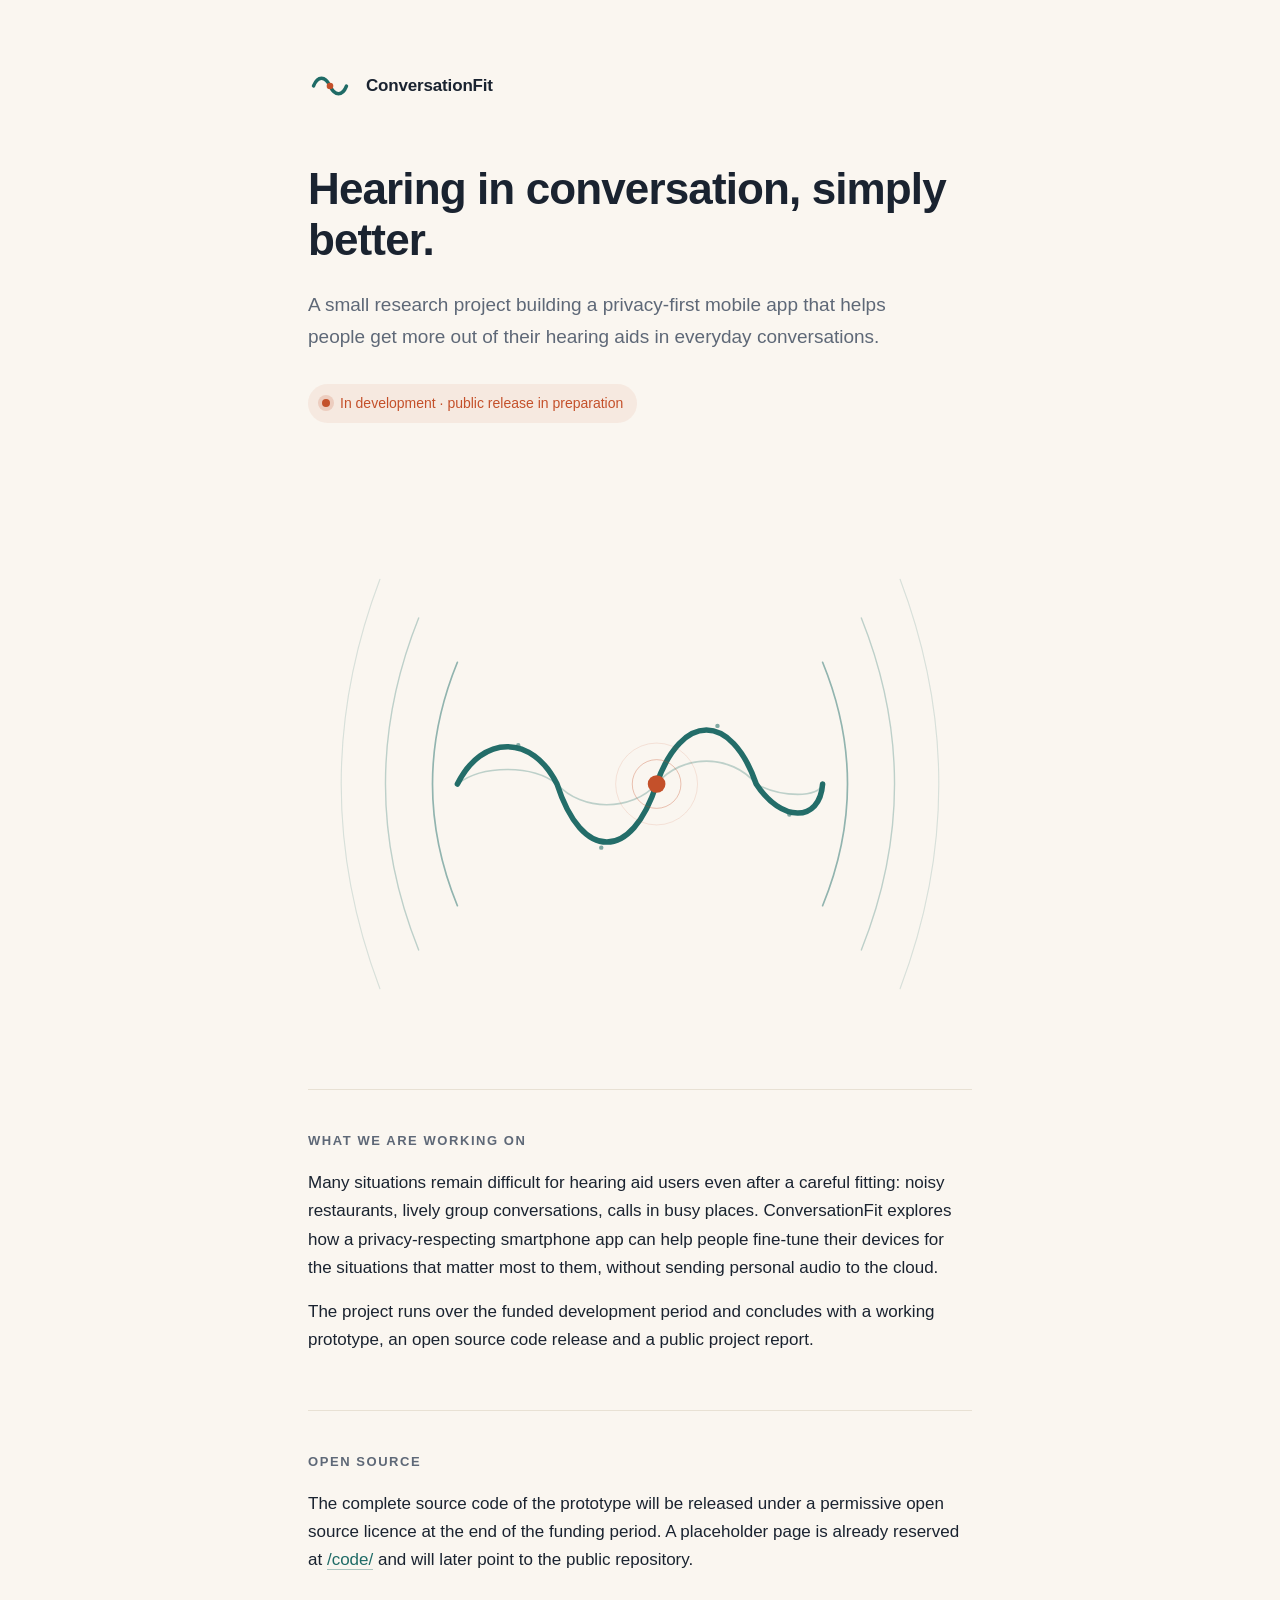
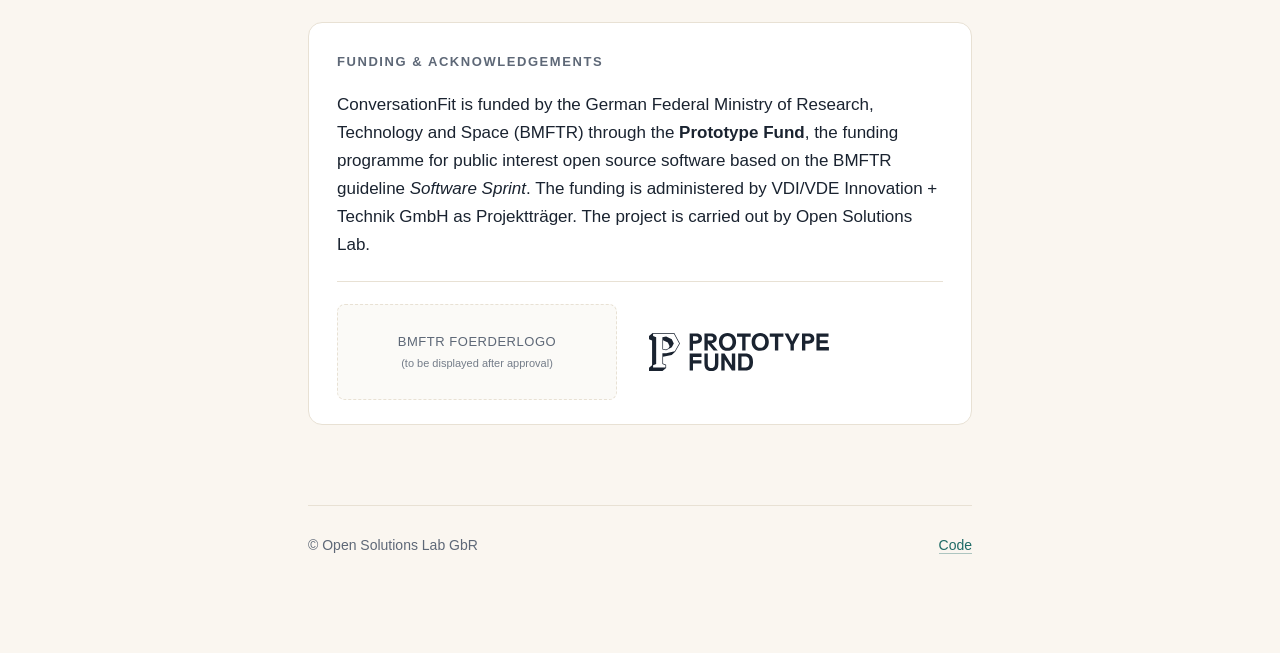
<file: index.html>
<!doctype html>
<html lang="en">
<head>
  <meta charset="utf-8">
  <meta name="viewport" content="width=device-width, initial-scale=1">
  <title>ConversationFit – privacy-first hearing support</title>
  <meta name="description" content="ConversationFit is a small research project building a privacy-first mobile app that helps people get more out of their hearing aids in everyday conversations.">
  <meta name="robots" content="index, follow">
  <link rel="icon" type="image/svg+xml" href="favicon.svg">
  <link rel="alternate icon" href="favicon.svg">
  <link rel="stylesheet" href="style.css">
  <meta property="og:title" content="ConversationFit">
  <meta property="og:description" content="A privacy-first mobile app for personalised hearing support in everyday conversations. In development.">
  <meta property="og:type" content="website">
  <meta property="og:url" content="https://conversationfit.online-solution.org/">
  <meta property="og:image" content="https://conversationfit.online-solution.org/assets/conversationfit.png">
  <meta name="twitter:card" content="summary_large_image">
</head>
<body>
  <main>
    <header class="brand">
      <svg class="mark" viewBox="0 0 64 64" aria-hidden="true">
        <g fill="none" stroke="#1f6b66" stroke-width="5" stroke-linecap="round" stroke-linejoin="round">
          <path d="M 8 32 C 14 17, 25 17, 32 32 C 39 47, 50 47, 56 32"/>
        </g>
        <circle cx="32" cy="32" r="4.8" fill="#c4502a"/>
      </svg>
      <div class="name"><a href="/">ConversationFit</a></div>
    </header>

    <section class="hero" style="border-top: none; padding-top: 0; margin-top: 0;">
      <h1>Hearing in conversation, simply better.</h1>
      <p class="lead">
        A small research project building a privacy-first mobile app that helps
        people get more out of their hearing aids in everyday conversations.
      </p>
      <div class="status" aria-label="Project status">
        <span class="dot" aria-hidden="true"></span>
        In development &middot; public release in preparation
      </div>
    </section>

    <figure class="hero-image">
      <img src="assets/conversationfit.svg" alt="Abstract illustration of personalised hearing: a flowing speech waveform crosses a quiet acoustic field with a warm focal point in the centre." width="1200" height="900">
    </figure>

    <section>
      <h2>What we are working on</h2>
      <p>
        Many situations remain difficult for hearing aid users even after a careful
        fitting: noisy restaurants, lively group conversations, calls in busy places.
        ConversationFit explores how a privacy-respecting smartphone app can help
        people fine-tune their devices for the situations that matter most to them,
        without sending personal audio to the cloud.
      </p>
      <p>
        The project runs over the funded development period and concludes with a
        working prototype, an open source code release and a public project report.
      </p>
    </section>

    <section>
      <h2>Open source</h2>
      <p>
        The complete source code of the prototype will be released under a permissive
        open source licence at the end of the funding period. A placeholder page is
        already reserved at <a href="/code/">/code/</a> and will later point to the
        public repository.
      </p>
    </section>

    <section class="funding">
      <h2>Funding &amp; acknowledgements</h2>
      <p>
        ConversationFit is funded by the German Federal Ministry of Research,
        Technology and Space (BMFTR) through the <strong>Prototype Fund</strong>,
        the funding programme for public interest open source software based on
        the BMFTR guideline <em>Software Sprint</em>. The funding is administered
        by VDI/VDE Innovation + Technik GmbH as Projektträger. The project is
        carried out by Open Solutions Lab.
      </p>
      <div class="logos" aria-label="Funder logos">
        <!--
          LOGO PUBLISHING POLICY
          The BMFTR Foerderlogo MUST NOT be displayed publicly until written
          approval has been obtained from
            - the Projekttraeger (administrative + technical contacts), AND
            - publikationen@bmftr.bund.de (>= 5 working days lead time,
              per Corporate Design Manual "Fremdpublikationen").

          Until that approval is in hand, the live page shows only a textual
          placeholder. The official logo asset is already in
          assets/bmftr-foerderlogo-en.svg and the markup is preserved in the
          commented block below so it can be enabled in a single edit once
          clearance is received.

          The Prototype Fund logo (assets/prototypefund-logo.svg) is optional
          per programme guidance and does not require this approval, so it
          may remain visible.

          TODO: replace the BMFTR placeholder with the commented <img> block
                after written approval.
        -->
        <div class="logo-slot logo-slot--bmftr logo-slot--placeholder"
             role="img"
             aria-label="BMFTR Foerderlogo will be displayed here after publication approval">
          BMFTR Foerderlogo<br>
          <small>(to be displayed after approval)</small>
        </div>
        <!--
        <div class="logo-slot logo-slot--bmftr">
          <img src="assets/bmftr-foerderlogo-en.svg"
               alt="With funding from the Federal Ministry of Research, Technology and Space"
               width="320" height="240">
        </div>
        -->
        <div class="logo-slot logo-slot--ptf">
          <img src="assets/prototypefund-logo.svg"
               alt="Prototype Fund"
               width="232" height="49">
        </div>
      </div>
    </section>

    <footer>
      <div>
        &copy; Open Solutions Lab GbR
      </div>
      <div class="links">
        <a href="/code/">Code</a>
      </div>
    </footer>
  </main>
</body>
</html>
</file>
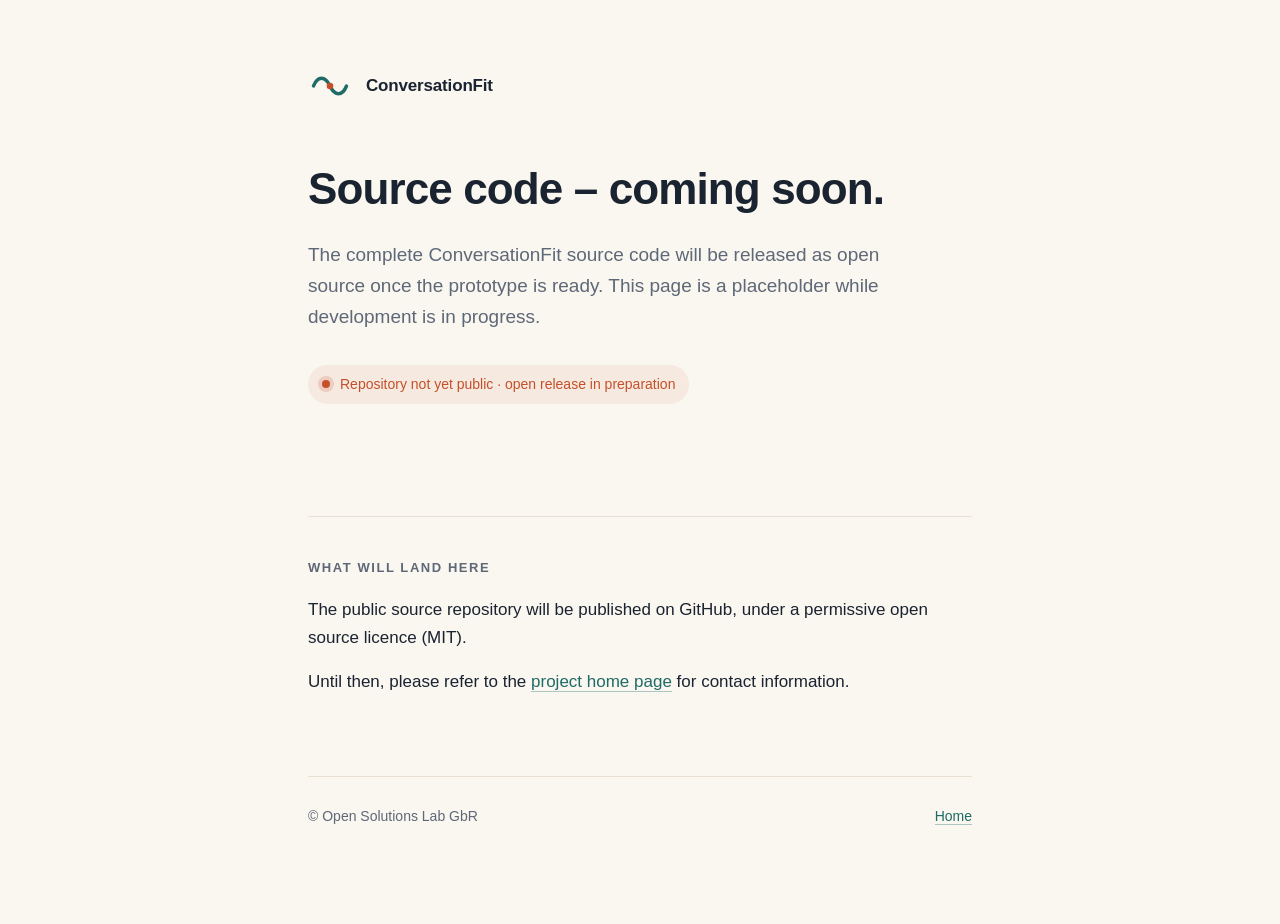
<file: code/index.html>
<!doctype html>
<html lang="en">
<head>
  <meta charset="utf-8">
  <meta name="viewport" content="width=device-width, initial-scale=1">
  <title>ConversationFit – source code (work in progress)</title>
  <meta name="description" content="The ConversationFit open source code will be published here once the first usable prototype is ready.">
  <meta name="robots" content="noindex, follow">
  <link rel="icon" type="image/svg+xml" href="../favicon.svg">
  <link rel="alternate icon" href="../favicon.svg">
  <link rel="stylesheet" href="../style.css">
</head>
<body>
  <main>
    <header class="brand">
      <svg class="mark" viewBox="0 0 64 64" aria-hidden="true">
        <g fill="none" stroke="#1f6b66" stroke-width="5" stroke-linecap="round" stroke-linejoin="round">
          <path d="M 8 32 C 14 17, 25 17, 32 32 C 39 47, 50 47, 56 32"/>
        </g>
        <circle cx="32" cy="32" r="4.8" fill="#c4502a"/>
      </svg>
      <div class="name"><a href="/">ConversationFit</a></div>
    </header>

    <section class="hero" style="border-top: none; padding-top: 0; margin-top: 0;">
      <h1>Source code &ndash; coming soon.</h1>
      <p class="lead">
        The complete ConversationFit source code will be released as open
        source once the prototype is ready. This page is a placeholder
        while development is in progress.
      </p>
      <div class="status" aria-label="Project status">
        <span class="dot" aria-hidden="true"></span>
        Repository not yet public &middot; open release in preparation
      </div>
    </section>

    <section>
      <h2>What will land here</h2>
      <p>
        The public source repository will be published on GitHub,
        under a permissive open source licence (MIT).
      </p>
      <p>
        Until then, please refer to the <a href="/">project home page</a> for
        contact information.
      </p>
    </section>

    <footer>
      <div>
        &copy; Open Solutions Lab GbR
      </div>
      <div class="links">
        <a href="/">Home</a>
      </div>
    </footer>
  </main>
</body>
</html>
</file>
<file: style.css>
:root {
  --bg: #faf6f0;
  --surface: #ffffff;
  --ink: #1a2330;
  --muted: #5e6877;
  --accent: #1f6b66;
  --accent-warm: #c4502a;
  --border: #e8e1d4;
  --radius: 14px;
  --max: 720px;
  --font: "Inter", -apple-system, BlinkMacSystemFont, "Segoe UI", Roboto,
    "Helvetica Neue", Arial, sans-serif;
}

* { box-sizing: border-box; }

html, body {
  margin: 0;
  padding: 0;
  background: var(--bg);
  color: var(--ink);
  font-family: var(--font);
  font-size: 17px;
  line-height: 1.65;
  -webkit-font-smoothing: antialiased;
  text-rendering: optimizeLegibility;
}

a {
  color: var(--accent);
  text-decoration: none;
  border-bottom: 1px solid rgba(31, 107, 102, 0.35);
  transition: border-color 0.15s ease;
}
a:hover { border-bottom-color: var(--accent); }

main {
  max-width: var(--max);
  margin: 0 auto;
  padding: 64px 28px 96px;
}

header.brand {
  display: flex;
  align-items: center;
  gap: 14px;
  padding-bottom: 56px;
}

header.brand .mark {
  width: 44px;
  height: 44px;
  flex: 0 0 44px;
}

header.brand .name {
  font-size: 17px;
  font-weight: 600;
  letter-spacing: -0.01em;
}

header.brand .name a {
  color: var(--ink);
  border-bottom: none;
}

.hero h1 {
  font-size: clamp(30px, 5vw, 44px);
  line-height: 1.15;
  letter-spacing: -0.02em;
  font-weight: 600;
  margin: 0 0 24px;
}

.hero .lead {
  font-size: 19px;
  color: var(--muted);
  margin: 0 0 32px;
  max-width: 600px;
}

.status {
  display: inline-flex;
  align-items: center;
  gap: 10px;
  padding: 8px 14px;
  border-radius: 999px;
  background: rgba(196, 80, 42, 0.08);
  color: var(--accent-warm);
  font-size: 14px;
  font-weight: 500;
  margin-bottom: 56px;
}

.status .dot {
  width: 8px;
  height: 8px;
  border-radius: 50%;
  background: var(--accent-warm);
  box-shadow: 0 0 0 4px rgba(196, 80, 42, 0.18);
}

section {
  margin-top: 56px;
  padding-top: 40px;
  border-top: 1px solid var(--border);
}

section h2 {
  font-size: 13px;
  text-transform: uppercase;
  letter-spacing: 0.12em;
  color: var(--muted);
  font-weight: 600;
  margin: 0 0 18px;
}

section p {
  margin: 0 0 16px;
}

.funding {
  background: var(--surface);
  border: 1px solid var(--border);
  border-radius: var(--radius);
  padding: 28px 28px 24px;
  margin-top: 48px;
}

.funding h2 {
  margin-top: 0;
}

.funding .logos {
  display: flex;
  flex-wrap: wrap;
  align-items: center;
  gap: 32px;
  margin-top: 22px;
  padding-top: 22px;
  border-top: 1px solid var(--border);
}

.funding .logo-slot {
  display: inline-flex;
  align-items: center;
  justify-content: center;
  background: transparent;
  padding: 0;
}

.funding .logo-slot--bmftr img {
  display: block;
  width: 280px;
  max-width: 100%;
  height: auto;
}

.funding .logo-slot--ptf img {
  display: block;
  width: 180px;
  max-width: 100%;
  height: auto;
}

.funding .logo-slot--placeholder {
  display: flex;
  flex-direction: column;
  align-items: center;
  justify-content: center;
  width: 280px;
  min-height: 96px;
  padding: 18px 22px;
  border: 1px dashed var(--border);
  border-radius: 8px;
  background: #fbfaf7;
  color: var(--muted);
  font-size: 13px;
  letter-spacing: 0.04em;
  text-transform: uppercase;
  text-align: center;
  line-height: 1.5;
}

.funding .logo-slot--placeholder small {
  display: block;
  margin-top: 4px;
  font-size: 11px;
  text-transform: none;
  letter-spacing: 0;
  font-weight: 400;
  opacity: 0.85;
}

@media (max-width: 520px) {
  .funding .logos { gap: 20px; }
  .funding .logo-slot--bmftr img { width: 240px; }
  .funding .logo-slot--ptf img { width: 160px; }
}

footer {
  margin-top: 80px;
  padding-top: 28px;
  border-top: 1px solid var(--border);
  font-size: 14px;
  color: var(--muted);
  display: flex;
  flex-wrap: wrap;
  justify-content: space-between;
  gap: 12px;
}

footer .links a { margin-left: 16px; }
footer .links a:first-child { margin-left: 0; }

.hero-image {
  margin: 56px 0 8px;
  padding: 0;
}

.hero-image img {
  display: block;
  width: 100%;
  height: auto;
  max-width: 100%;
}

@media (max-width: 520px) {
  main { padding: 40px 22px 64px; }
  header.brand { padding-bottom: 40px; }
  footer { flex-direction: column; }
  footer .links a { margin-left: 0; margin-right: 16px; }
}
</file>
